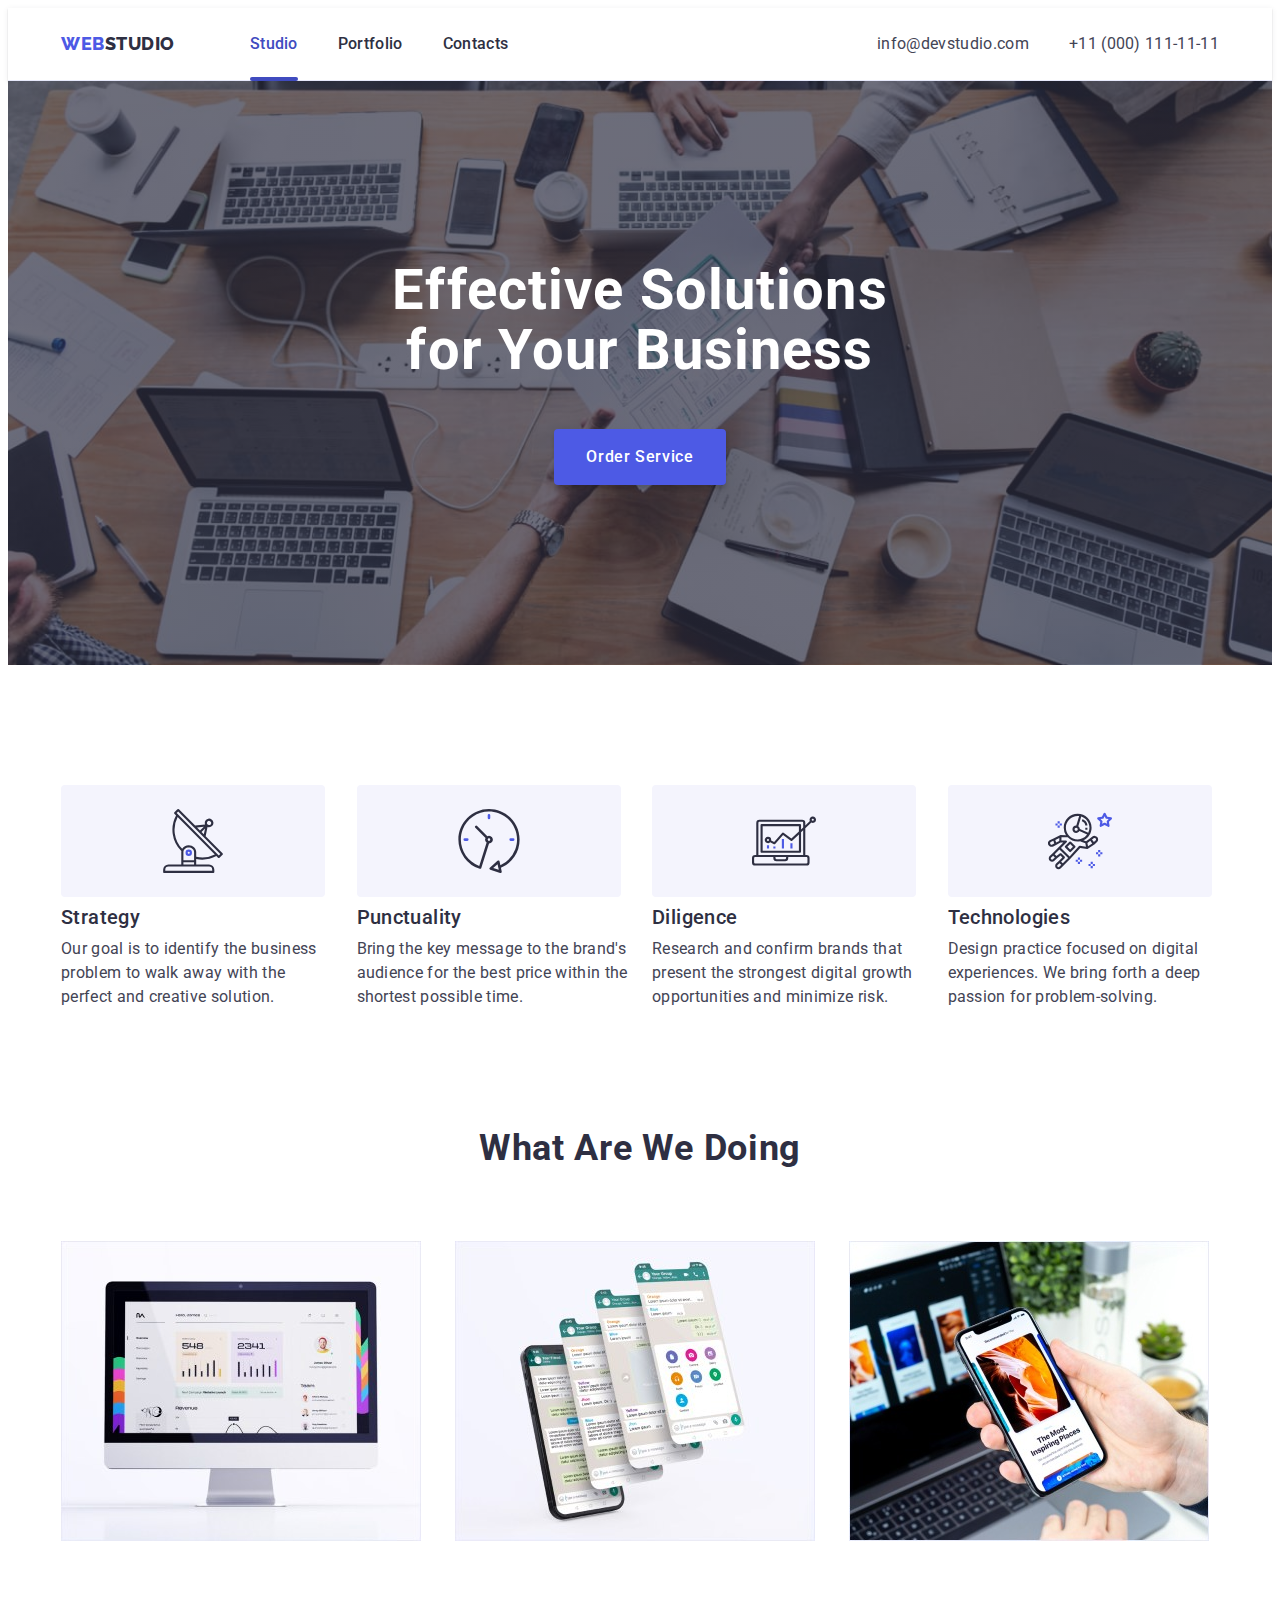
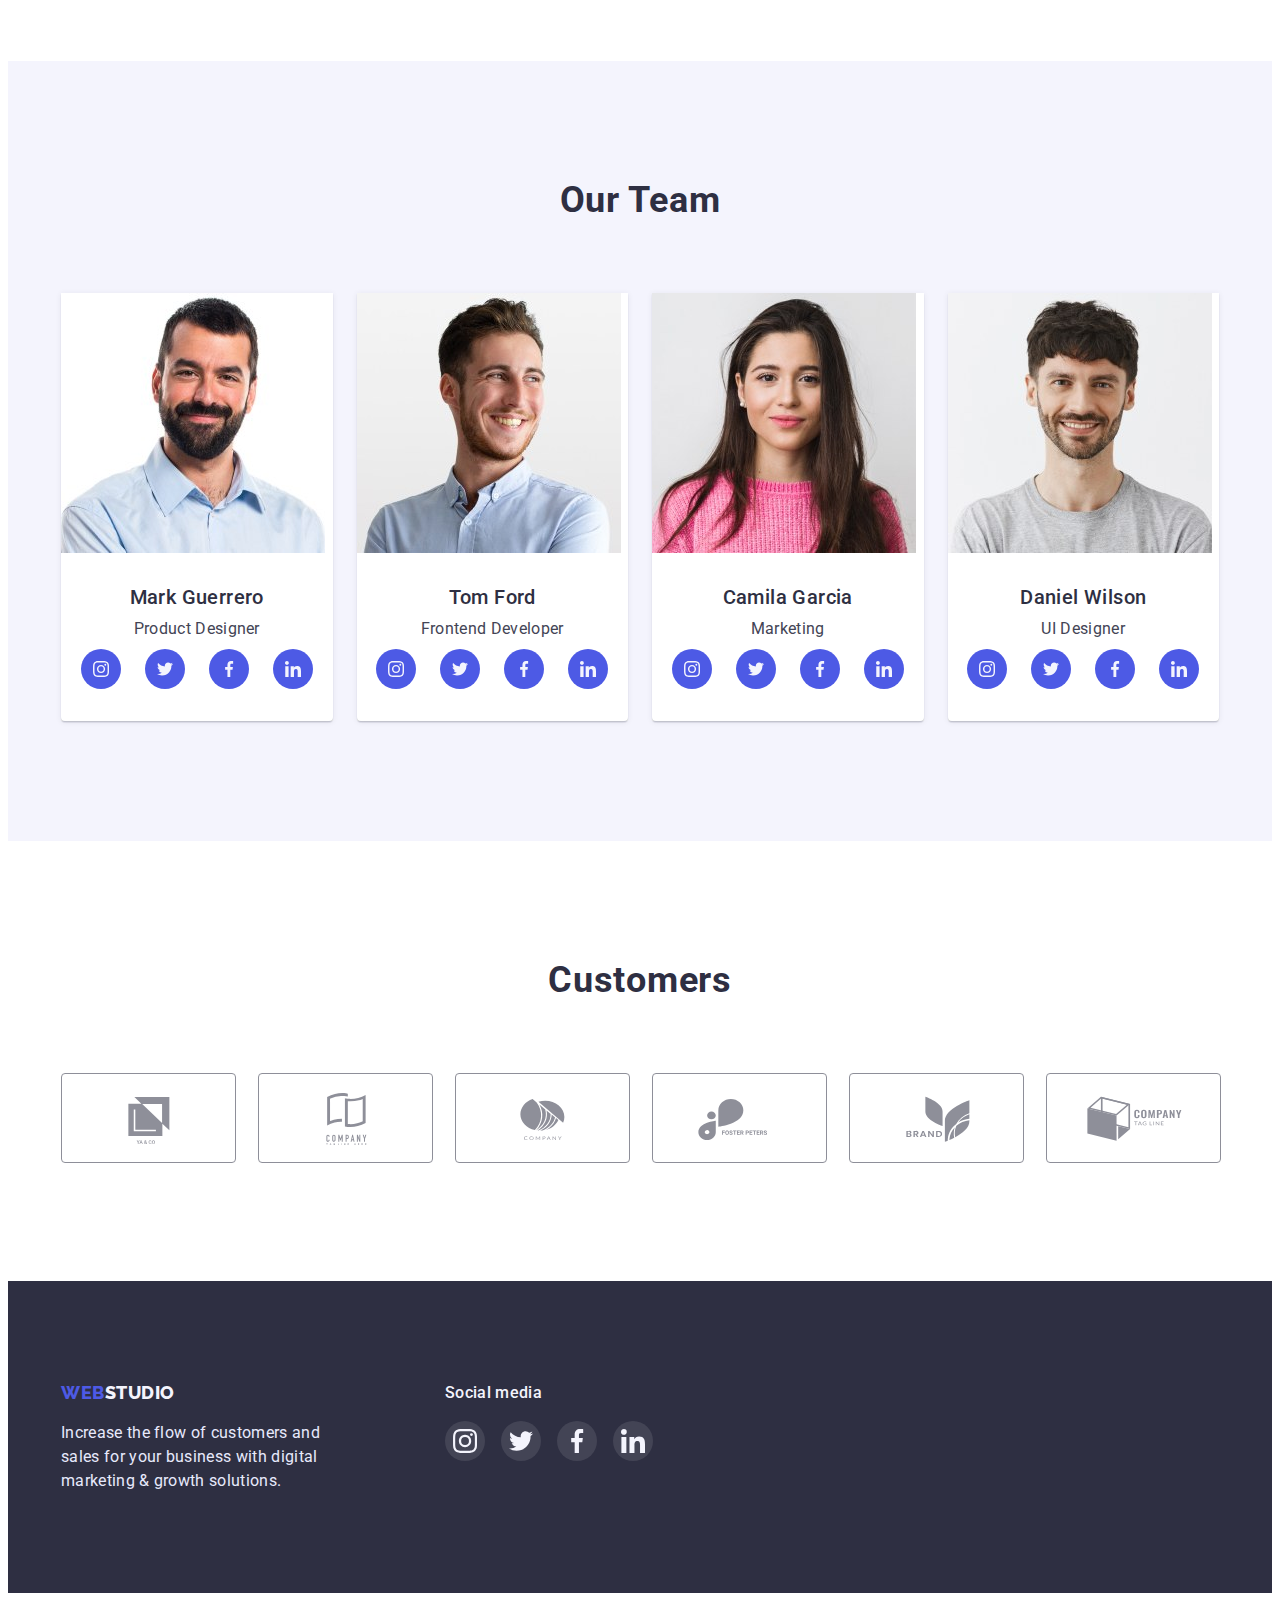
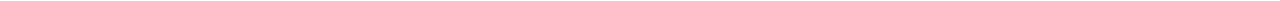
<file: index.html>
<!DOCTYPE html>
<html lang="en">
  <head>
    <meta charset="UTF-8" />
    <meta http-equiv="X-UA-Compatible" content="IE=edge" />
    <meta name="viewport" content="width=device-width, initial-scale=1.0" />
    <title>WebStudio</title>
    <link rel="preconnect" href="https://fonts.googleapis.com" />
    <link rel="preconnect" href="https://fonts.gstatic.com" crossorigin />
    <link
      href="https://fonts.googleapis.com/css2?family=Raleway:wght@800&family=Roboto:wght@400;500;700;900&display=swap"
      rel="stylesheet"
    />
    <link
      rel="stylesheet"
      href="https://cdnjs.cloudflare.com/ajax/libs/modern-normalize/1.1.0/modern-normalize.min.css"
      integrity="sha512-wpPYUAdjBVSE4KJnH1VR1HeZfpl1ub8YT/NKx4PuQ5NmX2tKuGu6U/JRp5y+Y8XG2tV+wKQpNHVUX03MfMFn9Q=="
      crossorigin="anonymous"
      referrerpolicy="no-referrer"
    />
    <link rel="stylesheet" href="./css/styles.css" />
  </head>
  <body>
    <header class="header">
      <div class="container">
        <div class="header-container">
          <nav class="header-nav">
            <a class="logo" href="./index.html"
              >Web<span class="logo-header">Studio</span></a
            >
            <ul class="header-menu">
              <li class="navigation-item">
                <a class="navigation line" href="./index.html">Studio</a>
              </li>
              <li class="navigation-item">
                <a class="navigation" href="./portfolio.html">Portfolio</a>
              </li>
              <li class="navigation-item">
                <a class="navigation" href="">Contacts</a>
              </li>
            </ul>
          </nav>
          <address>
            <ul class="contacts-menu">
              <li>
                <a class="navigation-mail" href="mailto:info@devstudio.com"
                  >info@devstudio.com</a
                >
              </li>
              <li>
                <a class="navigation-tel" href="tel:+110001111111"
                  >+11 (000) 111-11-11</a
                >
              </li>
            </ul>
          </address>
        </div>
      </div>
    </header>
    <main>
      <section class="dark-background">
        <div class="container">
          <h1 class="main-title">Effective Solutions for Your Business</h1>
          <button class="order-service-button" type="button" data-modal-open>
            Order Service
          </button>
        </div>
      </section>
      <section class="section-second">
        <div class="container">
          <h2 class="visually-hidden">Features</h2>
          <ul class="features-list">
            <li class="features-item">
              <div class="features-box">
                <svg class="features-icon">
                  <use href="./images/icons.svg#icon-antenna"></use>
                </svg>
              </div>
              <h3 class="headlines">Strategy</h3>
              <p class="text-description">
                Our goal is to identify the business problem to walk away with
                the perfect and creative solution.
              </p>
            </li>
            <li class="features-item">
              <div class="features-box">
                <svg class="features-icon">
                  <use href="./images/icons.svg#icon-clock"></use>
                </svg>
              </div>
              <h3 class="headlines">Punctuality</h3>
              <p class="text-description">
                Bring the key message to the brand's audience for the best price
                within the shortest possible time.
              </p>
            </li>
            <li class="features-item">
              <div class="features-box">
                <svg class="features-icon">
                  <use href="./images/icons.svg#icon-diagram"></use>
                </svg>
              </div>
              <h3 class="headlines">Diligence</h3>
              <p class="text-description">
                Research and confirm brands that present the strongest digital
                growth opportunities and minimize risk.
              </p>
            </li>
            <li class="features-item">
              <div class="features-box">
                <svg class="features-icon">
                  <use href="./images/icons.svg#icon-astronaut"></use>
                </svg>
              </div>
              <h3 class="headlines">Technologies</h3>
              <p class="text-description">
                Design practice focused on digital experiences. We bring forth a
                deep passion for problem-solving.
              </p>
            </li>
          </ul>
        </div>
      </section>
      <section class="section">
        <div class="container">
          <h2 class="section-headings">What are we doing</h2>
          <ul class="img-list">
            <li class="img-card">
              <img src="./images/mac.jpg" alt="mac" width="360" height="300" />
            </li>
            <li class="img-card">
              <img
                src="./images/messenger.jpg"
                alt="messenger"
                width="360"
                height="300"
              />
            </li>
            <li class="img-card">
              <img
                src="./images/iphone.jpg"
                alt="iphone"
                width="360"
                height="300"
              />
            </li>
          </ul>
        </div>
      </section>
      <section class="section our-team">
        <div class="container">
          <h2 class="section-headings">Our Team</h2>
          <ul class="employees-list">
            <li class="element">
              <div class="employees-element">
                <img
                  src="./images/markguerrero.jpg"
                  alt="Mark Guerrero"
                  width="264"
                  height="260"
                />
                <h3 class="name">Mark Guerrero</h3>
                <p class="vacancy">Product Designer</p>
                <ul class="socials-list">
                  <li class="socials-item">
                    <a class="socials-link" href="">
                      <svg class="socials-icon">
                        <use href="./images/icons.svg#icon-instagram"></use>
                      </svg>
                    </a>
                  </li>
                  <li class="socials-item">
                    <a class="socials-link" href="">
                      <svg class="socials-icon">
                        <use href="./images/icons.svg#icon-twitter"></use>
                      </svg>
                    </a>
                  </li>
                  <li class="socials-item">
                    <a class="socials-link" href="">
                      <svg class="socials-icon">
                        <use href="./images/icons.svg#icon-facebook"></use>
                      </svg>
                    </a>
                  </li>
                  <li class="socials-item">
                    <a class="socials-link" href="">
                      <svg class="socials-icon">
                        <use href="./images/icons.svg#icon-linkedin"></use>
                      </svg>
                    </a>
                  </li>
                </ul>
              </div>
            </li>
            <li class="element">
              <div class="employees-element">
                <img
                  src="./images/tomford.jpg"
                  alt="Tom Ford"
                  width="264"
                  height="260"
                />
                <h3 class="name">Tom Ford</h3>
                <p class="vacancy">Frontend Developer</p>
                <ul class="socials-list">
                  <li class="socials-item">
                    <a class="socials-link" href="">
                      <svg class="socials-icon">
                        <use href="./images/icons.svg#icon-instagram"></use>
                      </svg>
                    </a>
                  </li>
                  <li class="socials-item">
                    <a class="socials-link" href="">
                      <svg class="socials-icon">
                        <use href="./images/icons.svg#icon-twitter"></use>
                      </svg>
                    </a>
                  </li>
                  <li class="socials-item">
                    <a class="socials-link" href="">
                      <svg class="socials-icon">
                        <use href="./images/icons.svg#icon-facebook"></use>
                      </svg>
                    </a>
                  </li>
                  <li class="socials-item">
                    <a class="socials-link" href="">
                      <svg class="socials-icon">
                        <use href="./images/icons.svg#icon-linkedin"></use>
                      </svg>
                    </a>
                  </li>
                </ul>
              </div>
            </li>
            <li class="element">
              <div class="employees-element">
                <img
                  src="./images/camilagarcia.jpg"
                  alt="Camila Garcia"
                  width="264"
                  height="260"
                />
                <h3 class="name">Camila Garcia</h3>
                <p class="vacancy">Marketing</p>
                <ul class="socials-list">
                  <li class="socials-item">
                    <a class="socials-link" href="">
                      <svg class="socials-icon">
                        <use href="./images/icons.svg#icon-instagram"></use>
                      </svg>
                    </a>
                  </li>
                  <li class="socials-item">
                    <a class="socials-link" href="">
                      <svg class="socials-icon">
                        <use href="./images/icons.svg#icon-twitter"></use>
                      </svg>
                    </a>
                  </li>
                  <li class="socials-item">
                    <a class="socials-link" href="">
                      <svg class="socials-icon">
                        <use href="./images/icons.svg#icon-facebook"></use>
                      </svg>
                    </a>
                  </li>
                  <li class="socials-item">
                    <a class="socials-link" href="">
                      <svg class="socials-icon">
                        <use href="./images/icons.svg#icon-linkedin"></use>
                      </svg>
                    </a>
                  </li>
                </ul>
              </div>
            </li>
            <li class="element">
              <div class="employees-element">
                <img
                  src="./images/danielwilson.jpg"
                  alt="Daniel Wilson"
                  width="264"
                  height="260"
                />
                <h3 class="name">Daniel Wilson</h3>
                <p class="vacancy">UI Designer</p>
                <ul class="socials-list">
                  <li class="socials-item">
                    <a class="socials-link" href="">
                      <svg class="socials-icon">
                        <use href="./images/icons.svg#icon-instagram"></use>
                      </svg>
                    </a>
                  </li>
                  <li class="socials-item">
                    <a class="socials-link" href="">
                      <svg class="socials-icon">
                        <use href="./images/icons.svg#icon-twitter"></use>
                      </svg>
                    </a>
                  </li>
                  <li class="socials-item">
                    <a class="socials-link" href="">
                      <svg class="socials-icon">
                        <use href="./images/icons.svg#icon-facebook"></use>
                      </svg>
                    </a>
                  </li>
                  <li class="socials-item">
                    <a class="socials-link" href="">
                      <svg class="socials-icon">
                        <use href="./images/icons.svg#icon-linkedin"></use>
                      </svg>
                    </a>
                  </li>
                </ul>
              </div>
            </li>
          </ul>
        </div>
      </section>
      <section class="section">
        <div class="container">
          <h2 class="section-headings">Customers</h2>
          <ul class="customers-list">
            <li class="customers-item">
              <a class="customers-link" href="">
                <svg class="customers-icon">
                  <use href="./images/icons.svg#icon-Logo1"></use>
                </svg>
              </a>
            </li>
            <li class="customers-item">
              <a class="customers-link" href="">
                <svg class="customers-icon">
                  <use href="./images/icons.svg#icon-Logo2"></use>
                </svg>
              </a>
            </li>
            <li class="customers-item">
              <a class="customers-link" href="">
                <svg class="customers-icon">
                  <use href="./images/icons.svg#icon-Logo3"></use>
                </svg>
              </a>
            </li>
            <li class="customers-item">
              <a class="customers-link" href="">
                <svg class="customers-icon">
                  <use href="./images/icons.svg#icon-Logo4"></use>
                </svg>
              </a>
            </li>
            <li class="customers-item">
              <a class="customers-link" href="">
                <svg class="customers-icon">
                  <use href="./images/icons.svg#icon-Logo5"></use>
                </svg>
              </a>
            </li>
            <li class="customers-item">
              <a class="customers-link" href="">
                <svg class="customers-icon">
                  <use href="./images/icons.svg#icon-Logo6"></use>
                </svg>
              </a>
            </li>
          </ul>
        </div>
      </section>
    </main>
    <footer class="footer-dark-background">
      <div class="container footer-container">
        <div class="footer-left-container">
          <a class="logo-web" href="./index.html"
            >Web<span class="logo-footer">Studio</span></a
          >
          <p class="footer-text">
            Increase the flow of customers and sales for your business with
            digital marketing & growth solutions.
          </p>
        </div>
        <div class="footer-social-media">
          <h4 class="social-media">Social media</h4>
          <ul class="footer-socials-list">
            <li class="footer-socials-item">
              <a class="footer-socials-link" href="">
                <svg class="footer-socials-icon">
                  <use href="./images/icons.svg#icon-instagram"></use>
                </svg>
              </a>
            </li>
            <li class="footer-socials-item">
              <a class="footer-socials-link" href="">
                <svg class="footer-socials-icon">
                  <use href="./images/icons.svg#icon-twitter"></use>
                </svg>
              </a>
            </li>
            <li class="footer-socials-item">
              <a class="footer-socials-link" href="">
                <svg class="footer-socials-icon">
                  <use href="./images/icons.svg#icon-facebook"></use>
                </svg>
              </a>
            </li>
            <li class="footer-socials-item">
              <a class="footer-socials-link" href="">
                <svg class="footer-socials-icon">
                  <use href="./images/icons.svg#icon-linkedin"></use>
                </svg>
              </a>
            </li>
          </ul>
        </div>
      </div>
    </footer>
    <div class="backdrop is-hidden" data-modal>
      <div class="modal">
        <button class="modal-close" type="button" data-modal-close>
          <svg class="close-icon">
            <use href="./images/icons.svg#icon-close"></use>
          </svg>
        </button>
      </div>
    </div>
    <script src="./js/modal.js"></script>
  </body>
</html>
</file>
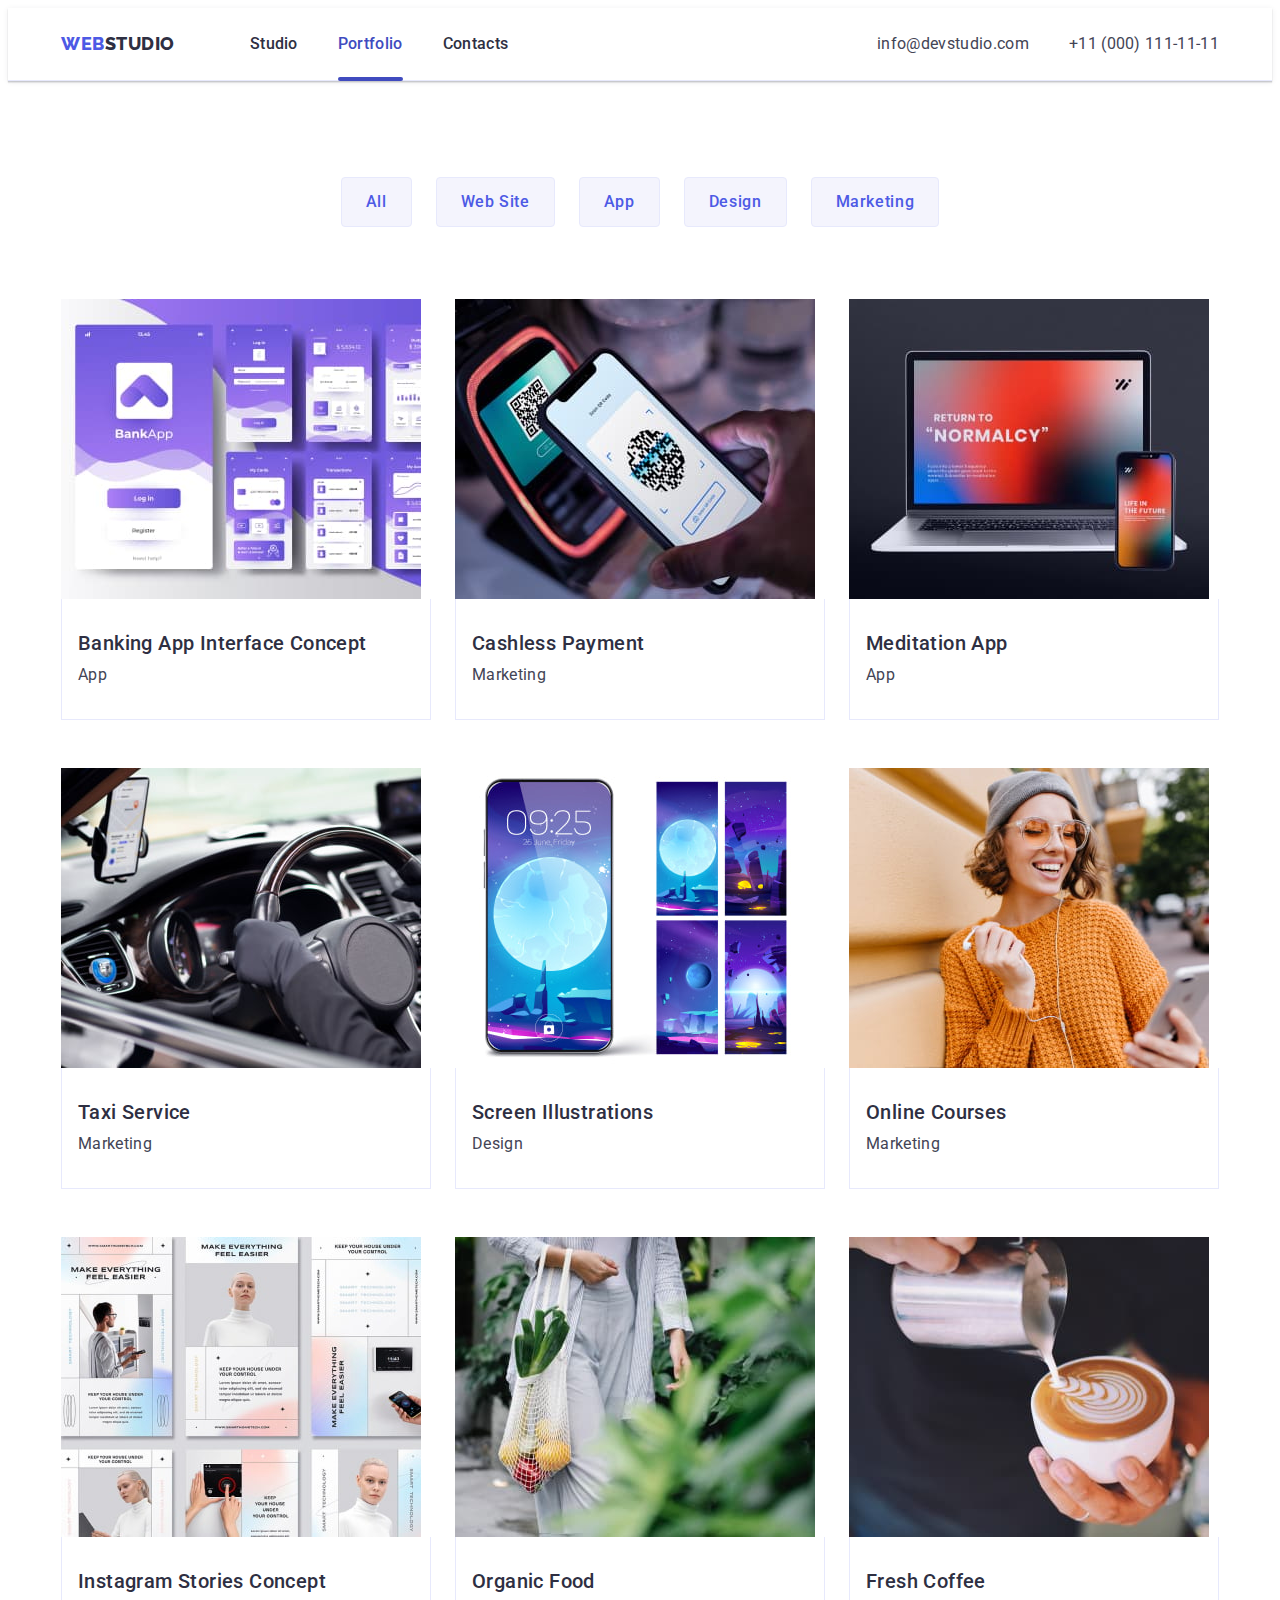
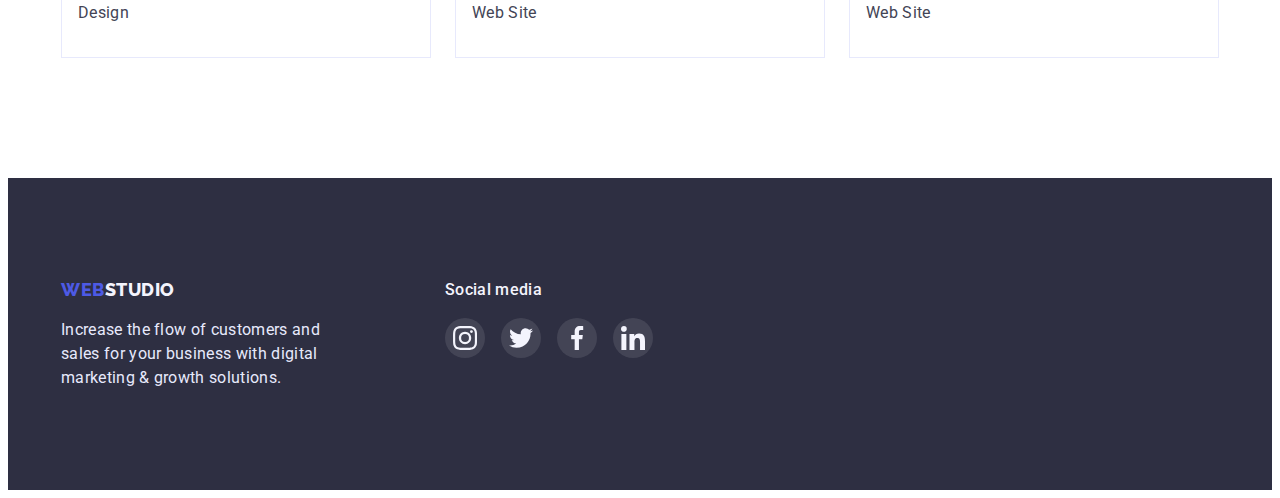
<file: portfolio.html>
<!DOCTYPE html>
<html lang="en">
  <head>
    <meta charset="UTF-8" />
    <meta http-equiv="X-UA-Compatible" content="IE=edge" />
    <meta name="viewport" content="width=device-width, initial-scale=1.0" />
    <title>Portfolio</title>
    <link rel="preconnect" href="https://fonts.googleapis.com" />
    <link rel="preconnect" href="https://fonts.gstatic.com" crossorigin />
    <link
      href="https://fonts.googleapis.com/css2?family=Raleway:wght@800&family=Roboto:wght@400;500;700;900&display=swap"
      rel="stylesheet"
    />
    <link
      rel="stylesheet"
      href="https://cdnjs.cloudflare.com/ajax/libs/modern-normalize/1.1.0/modern-normalize.min.css"
      integrity="sha512-wpPYUAdjBVSE4KJnH1VR1HeZfpl1ub8YT/NKx4PuQ5NmX2tKuGu6U/JRp5y+Y8XG2tV+wKQpNHVUX03MfMFn9Q=="
      crossorigin="anonymous"
      referrerpolicy="no-referrer"
    />
    <link rel="stylesheet" href="./css/styles.css" />
  </head>
  <body>
    <header class="header">
      <div class="container">
        <div class="header-container">
          <nav class="header-nav">
            <a class="logo" href="./index.html"
              >Web<span class="logo-header">Studio</span></a
            >
            <ul class="header-menu">
              <li><a class="navigation" href="./index.html">Studio</a></li>
              <li>
                <a class="navigation line" href="./portfolio.html">Portfolio</a>
              </li>
              <li><a class="navigation" href="">Contacts</a></li>
            </ul>
          </nav>
          <address>
            <ul class="contacts-menu">
              <li>
                <a class="navigation-mail" href="mailto:info@devstudio.com"
                  >info@devstudio.com</a
                >
              </li>
              <li>
                <a class="navigation-tel" href="tel:+110001111111"
                  >+11 (000) 111-11-11</a
                >
              </li>
            </ul>
          </address>
        </div>
      </div>
    </header>
    <main>
      <section class="section-portfolio">
        <div class="container">
          <h1 class="visually-hidden">Portfolio</h1>
          <ul class="button-list">
            <li class="button-item">
              <button class="button" type="button">All</button>
            </li>
            <li class="button-item">
              <button class="button" type="button">Web Site</button>
            </li>
            <li class="button-item">
              <button class="button" type="button">App</button>
            </li>
            <li class="button-item">
              <button class="button" type="button">Design</button>
            </li>
            <li class="button-item">
              <button class="button" type="button">Marketing</button>
            </li>
          </ul>
          <ul class="card-list">
            <li class="card-item">
              <a class="link-card" href="">
                <div class="box-overlay">
                  <img
                    src="./images/bankapp.jpg"
                    alt="Banking App"
                    width="360"
                    height="300"
                  />
                  <div class="overlay">
                    <p class="text-overlay">
                      14 Stylish and User-Friendly App Design Concepts · Task
                      Manager App · Calorie Tracker App · Exotic Fruit Ecommerce
                      App · Cloud Storage App
                    </p>
                  </div>
                </div>
                <div class="text-item">
                  <h2 class="card-name">Banking App Interface Concept</h2>
                  <p class="card-text">App</p>
                </div>
              </a>
            </li>
            <li class="card-item">
              <a class="link-card" href="">
                <div class="box-overlay">
                  <img
                    src="./images/cashlesspayment.jpg"
                    alt="Cashless Payment"
                    width="360"
                    height="300"
                  />
                  <div class="overlay">
                    <p class="text-overlay">
                      14 Stylish and User-Friendly App Design Concepts · Task
                      Manager App · Calorie Tracker App · Exotic Fruit Ecommerce
                      App · Cloud Storage App
                    </p>
                  </div>
                </div>
                <div class="text-item">
                  <h2 class="card-name">Cashless Payment</h2>
                  <p class="card-text">Marketing</p>
                </div>
              </a>
            </li>
            <li class="card-item">
              <a class="link-card" href="">
                <div class="box-overlay">
                  <img
                    src="./images/meditationapp.jpg"
                    alt="Meditaion App"
                    width="360"
                    height="300"
                  />
                  <div class="overlay">
                    <p class="text-overlay">
                      14 Stylish and User-Friendly App Design Concepts · Task
                      Manager App · Calorie Tracker App · Exotic Fruit Ecommerce
                      App · Cloud Storage App
                    </p>
                  </div>
                </div>
                <div class="text-item">
                  <h2 class="card-name">Meditation App</h2>
                  <p class="card-text">App</p>
                </div>
              </a>
            </li>
            <li class="card-item">
              <a class="link-card" href="">
                <div class="box-overlay">
                  <img
                    src="./images/taxi.jpg"
                    alt="Taxi"
                    width="360"
                    height="300"
                  />
                  <div class="overlay">
                    <p class="text-overlay">
                      14 Stylish and User-Friendly App Design Concepts · Task
                      Manager App · Calorie Tracker App · Exotic Fruit Ecommerce
                      App · Cloud Storage App
                    </p>
                  </div>
                </div>
                <div class="text-item">
                  <h2 class="card-name">Taxi Service</h2>
                  <p class="card-text">Marketing</p>
                </div>
              </a>
            </li>
            <li class="card-item">
              <a class="link-card" href="">
                <div class="box-overlay">
                  <img
                    src="./images/screen.jpg"
                    alt="Screen"
                    width="360"
                    height="300"
                  />
                  <div class="overlay">
                    <p class="text-overlay">
                      14 Stylish and User-Friendly App Design Concepts · Task
                      Manager App · Calorie Tracker App · Exotic Fruit Ecommerce
                      App · Cloud Storage App
                    </p>
                  </div>
                </div>
                <div class="text-item">
                  <h2 class="card-name">Screen Illustrations</h2>
                  <p class="card-text">Design</p>
                </div>
              </a>
            </li>
            <li class="card-item">
              <a class="link-card" href="">
                <div class="box-overlay">
                  <img
                    src="./images/woman.jpg"
                    alt="Woman"
                    width="360"
                    height="300"
                  />
                  <div class="overlay">
                    <p class="text-overlay">
                      14 Stylish and User-Friendly App Design Concepts · Task
                      Manager App · Calorie Tracker App · Exotic Fruit Ecommerce
                      App · Cloud Storage App
                    </p>
                  </div>
                </div>
                <div class="text-item">
                  <h2 class="card-name">Online Courses</h2>
                  <p class="card-text">Marketing</p>
                </div>
              </a>
            </li>
            <li class="card-item">
              <a class="link-card" href="">
                <div class="box-overlay">
                  <img
                    src="./images/stories.jpg"
                    alt="Stories"
                    width="360"
                    height="300"
                  />
                  <div class="overlay">
                    <p class="text-overlay">
                      14 Stylish and User-Friendly App Design Concepts · Task
                      Manager App · Calorie Tracker App · Exotic Fruit Ecommerce
                      App · Cloud Storage App
                    </p>
                  </div>
                </div>
                <div class="text-item">
                  <h2 class="card-name">Instagram Stories Concept</h2>
                  <p class="card-text">Design</p>
                </div>
              </a>
            </li>
            <li class="card-item">
              <a class="link-card" href="">
                <div class="box-overlay">
                  <img
                    src="./images/food.jpg"
                    alt="Food"
                    width="360"
                    height="300"
                  />
                  <div class="overlay">
                    <p class="text-overlay">
                      14 Stylish and User-Friendly App Design Concepts · Task
                      Manager App · Calorie Tracker App · Exotic Fruit Ecommerce
                      App · Cloud Storage App
                    </p>
                  </div>
                </div>
                <div class="text-item">
                  <h2 class="card-name">Organic Food</h2>
                  <p class="card-text">Web Site</p>
                </div>
              </a>
            </li>
            <li class="card-item">
              <a class="link-card" href="">
                <div class="box-overlay">
                  <img
                    src="./images/coffee.jpg"
                    alt="Coffee"
                    width="360"
                    height="300"
                  />
                  <div class="overlay">
                    <p class="text-overlay">
                      14 Stylish and User-Friendly App Design Concepts · Task
                      Manager App · Calorie Tracker App · Exotic Fruit Ecommerce
                      App · Cloud Storage App
                    </p>
                  </div>
                </div>
                <div class="text-item">
                  <h2 class="card-name">Fresh Coffee</h2>
                  <p class="card-text">Web Site</p>
                </div>
              </a>
            </li>
          </ul>
        </div>
      </section>
    </main>
    <footer class="footer-dark-background">
      <div class="container footer-container">
        <div class="footer-left-container">
          <a class="logo-web" href="./index.html"
            >Web<span class="logo-footer">Studio</span></a
          >
          <p class="footer-text">
            Increase the flow of customers and sales for your business with
            digital marketing & growth solutions.
          </p>
        </div>
        <div class="footer-social-media">
          <h4 class="social-media">Social media</h4>
          <ul class="footer-socials-list">
            <li class="footer-socials-item">
              <a class="footer-socials-link" href="">
                <svg class="footer-socials-icon">
                  <use href="./images/icons.svg#icon-instagram"></use>
                </svg>
              </a>
            </li>
            <li class="footer-socials-item">
              <a class="footer-socials-link" href="">
                <svg class="footer-socials-icon">
                  <use href="./images/icons.svg#icon-twitter"></use>
                </svg>
              </a>
            </li>
            <li class="footer-socials-item">
              <a class="footer-socials-link" href="">
                <svg class="footer-socials-icon">
                  <use href="./images/icons.svg#icon-facebook"></use>
                </svg>
              </a>
            </li>
            <li class="footer-socials-item">
              <a class="footer-socials-link" href="">
                <svg class="footer-socials-icon">
                  <use href="./images/icons.svg#icon-linkedin"></use>
                </svg>
              </a>
            </li>
          </ul>
        </div>
      </div>
    </footer>
  </body>
</html>
</file>
<file: css/styles.css>
/* Studio Page */
:root {
    --color-primary: #434455;
    --color-secondary: #2E2F42;
    --color-light: #ffffff;
    --color-button-logo: #4D5AE5;
    --color-button-action: #404BBF;
    --color-button-logo-light: #F4F4FD;
    --color-footer-text-and-button-border: #E7E9FC;
    --color-icon-hover: #31D0AA;
    --color-icon-customers: #8E8F99;
    --color-modal: #FCFCFC;
}

body {
    background-color: var(--color-light);
    color: var(--color-primary);
    font-family: 'Roboto', sans-serif;
    font-size: 16px;
}
p, h1, h2, h3, h4, h5, h6, ul {
    margin-top: 0;
    margin-bottom: 0;
}
.container {
    width: 100%;
    max-width: 1158px;
    margin: 0 auto;
    padding: 0 15px;
}


/* Header */
.header-container {
    display: flex;
    align-items: center;
    gap: 40px;
}
.header {
    border-bottom: 1px solid var(--color-footer-text-and-button-border);
    box-shadow: 0px 2px 1px rgba(46, 47, 66, 0.08), 0px 1px 1px rgba(46, 47, 66, 0.16), 0px 1px 6px rgba(46, 47, 66, 0.08);
}
.header-nav {
    display: flex;
    align-items: center;
    flex-grow: 1;
    gap: 75px;
}
.header-menu {
    display: flex;
    gap: 40px;
}
.contacts-menu {
    display: flex;
    gap: 40px;
}

.logo {
    color: var(--color-button-logo);
    text-decoration: none;
    text-transform: uppercase;
    letter-spacing: 0.03em;
    font-family: 'Raleway', sans-serif;
    font-weight: 800;
    font-size: 18px;
    line-height: 1.33;
    padding: 24px 0;
}

.logo-header {
    color: var(--color-secondary);
}
.logo-footer {
    color: var(--color-button-logo-light);
}
ul {
    list-style-type: none;
    font-style: normal;
    margin: 0;
    padding: 0;
}
img {
    display: block;
    max-width: 100%;
    height: auto;
}
.navigation {
    color: var(--color-secondary);
    text-decoration: none;
    font-weight: 500;
    font-size: 16px;
    line-height: 1.5;
    letter-spacing: 0.02em;
    padding: 24px 0;
    display: block;
    transition: color 250ms cubic-bezier(0.4, 0, 0.2, 1);
    position: relative;
}
.navigation:hover,
.navigation:focus {
    color: var(--color-button-action);
}
.line {
    color: var(--color-button-action);
}
.line::after {
    content: "";
    position: absolute;
    display: block;
    bottom: -1px;
    width: 100%;
    height: 4px;
    left: 0px;
    background-color: currentColor;
    border-radius: 2px;
}
 
.navigation-mail {
    color: var(--color-primary);
    text-decoration: none;
    line-height: 1.5;
    letter-spacing: 0.02em;
    padding: 24px 0;
    display: block;
    transition: color 250ms cubic-bezier(0.4, 0, 0.2, 1);
    
}
.navigation-mail:hover,
.navigation-mail:focus {
    color: var(--color-button-action);
}
    
.navigation-tel {
    color: var(--color-primary);
    text-decoration: none;
    line-height: 1.5;
    letter-spacing: 0.02em;
    padding: 24px 0;
    display: block;
    transition: color 250ms cubic-bezier(0.4, 0, 0.2, 1);
}
.navigation-tel:hover,
.navigation-tel:focus {
    color: var(--color-button-action);}

/* Main title */
.dark-background {
    background-color: var(--color-secondary);
    padding: 180px 0;
    text-align: center;
    background-repeat: no-repeat;
    background-position: center;
    background-size: cover;
    background-image: linear-gradient(rgba(46, 47, 66, 0.7), rgba(46, 47, 66, 0.7)), url('../images/people-office.jpg');
    max-width: 1440px;
    margin: 0 auto;
}

.main-title {
    margin: 0 auto 48px;
    font-weight: 700;
    font-size: 56px;
    line-height: 1.07;
    text-align: center;
    letter-spacing: 0.02em;
    color: var(--color-light);
    width: 496px;
    
}
.order-service-button {
    background-color: var(--color-button-logo);
    box-shadow: 0px 4px 4px rgba(0, 0, 0, 0.15);
    border-radius: 4px;
    color: var(--color-light);
    cursor: pointer;
    border: none;
    font-family: 'Roboto', sans-serif;
    font-style: normal;
    font-weight: 500;
    font-size: 16px;
    line-height: 1.5;
    letter-spacing: 0.04em;
    padding: 16px 32px;
    transition: background-color 250ms cubic-bezier(0.4, 0, 0.2, 1);
    
}
.order-service-button:hover,
.order-service-button:focus {
    background-color: var(--color-button-action);
}
.section-second {
    padding-top: 120px;
}
.section {
    padding: 120px 0;
}
/* Features */
.features-list {
    display: flex;
    gap: 24px;
    flex-wrap: wrap;
}
.features-item {
    flex-basis: calc((100% - 72px) / 4);
}
.features-icon {
    width: 64px;
    height: 64px;
}
.features-box {
    width: 264px;
    height: 112px;
    background-color: #F4F4FD;
    border-radius: 4px;
    justify-content: center;
    align-items: center;
    display: flex;
}

.visually-hidden {
    position: absolute;
    white-space: nowrap;
    width: 1px;
    height: 1px;
    overflow: hidden;
    border: 0;
    padding: 0;
    clip: rect(0 0 0 0);
    clip-path: inset(50%);
    margin: -1px;
}
.headlines {
    color: var(--color-secondary);
    font-weight: 500;
    font-size: 20px;
    line-height: 1.2;
    letter-spacing: 0.02em;
    margin: 8px 0;
}
.text-description {
    line-height: 1.5;
    letter-spacing: 0.02em;
}

/* What are we doing */

.section-headings {
    color:var(--color-secondary);
    font-weight: 700;
    font-size: 36px;
    line-height: 1.11;
    letter-spacing: 0.02em;
    text-align: center;
    text-transform: capitalize;
    margin-bottom: 72px;
}
.img-list {
    display: flex;
    gap: 24px;
    flex-wrap: wrap;
}
.img-card {
    flex-basis: calc((100% - 48px) / 3);
}

/* Our Team */
.name {
    color:var(--color-secondary);
    font-weight: 500;
    font-size: 20px;
    line-height: 1.2;
    letter-spacing: 0.02em;
    text-align: center;
    margin-top: 32px;
    margin-bottom: 8px;
}
.vacancy {
    text-align: center;
    line-height: 1.5;
    letter-spacing: 0.02em;
}

.employees-list {
    display: flex;
    gap: 24px;
    flex-wrap: wrap;
}
.our-team {
    background-color: var(--color-button-logo-light);
    
}
.element {
    background-color: var(--color-light);
    flex-basis: calc((100% - 72px) / 4);
}
.employees-element {
    text-align: center;
    padding-bottom: 32px;
    background: var(--color-light);
    box-shadow: 0px 1px 6px rgba(46, 47, 66, 0.08), 0px 1px 1px rgba(46, 47, 66, 0.16), 0px 2px 1px rgba(46, 47, 66, 0.08);
    border-radius: 0px 0px 4px 4px;
}
.socials-list {
    display: flex;
    gap: 24px;
    justify-content: center;
    margin-top: 8px;
}
.socials-item {
    width: 40px;
    height: 40px;
}
.socials-link {
    width: 100%;
    height: 100%;
    display: flex;
    align-items: center;
    justify-content: center;
    background-color: var(--color-button-logo);
    border-radius: 50%;
    transition: background-color 250ms cubic-bezier(0.4, 0, 0.2, 1);
}
.socials-link:hover,
.socials-link:focus {
    background-color: var(--color-button-action);
}
.socials-icon {
    width: 16px;
    height: 16px;
    fill: var(--color-button-logo-light);
}
/* Customers */
.customers-list {
    display: flex;
    gap: 24px;
    flex-wrap: wrap;
    
}
.customers-item {
    width: 168px;
    height: 88px;
    flex-basis: calc((100% - 24px * 5) / 6);

}
.customers-link {
    width: 100%;
    height: 100%;
    display: flex;
    align-items: center;
    justify-content: center;
    border: 1px solid var(--color-icon-customers);
    border-radius: 4px;
    color: var(--color-icon-customers);
    transition: color 250ms cubic-bezier(0.4, 0, 0.2, 1), background-color 250ms cubic-bezier(0.4, 0, 0.2, 1);
}
.customers-icon {
    width: 104px;
    height: 56px;
    fill: currentColor;
}
.customers-link:hover,
.customers-link:focus {
    color: var(--color-button-action);
    border-color: var(--color-button-action);
}
/* Footer  */
.footer-dark-background {
    background-color: var(--color-secondary);
    padding: 100px 0;
}

.footer-text {
    color: var(--color-footer-text-and-button-border);
    line-height: 1.5;
    letter-spacing: 0.02em;
    margin-top: 16px;
    width: 264px;
}
.logo-web {
    color: var(--color-button-logo);
    text-decoration: none;
    text-transform: uppercase;
    letter-spacing: 0.03em;
    font-family: 'Raleway', sans-serif;
    font-weight: 800;
    font-size: 18px;
    line-height: 1.33;
}
.footer-container {
    display: flex;
    gap: 120px;
}
.social-media {
    font-weight: 500;
    line-height: 1.5;
    letter-spacing: 0.02em;
    color: var(--color-button-logo-light);
    margin-bottom: 16px;
}
.footer-socials-list {
    display: flex;
    gap: 16px;
}

.footer-socials-item {
    width: 40px;
    height: 40px;
}

.footer-socials-link {
    width: 100%;
    height: 100%;
    display: flex;
    align-items: center;
    justify-content: center;
    background-color: rgba(255, 255, 255, 0.1);;
    border-radius: 50%;
    transition: background-color 250ms cubic-bezier(0.4, 0, 0.2, 1);
}

.footer-socials-link:hover,
.footer-socials-link:focus {
    background-color: var(--color-icon-hover);
}

.footer-socials-icon {
    width: 24px;
    height: 24px;
    fill: var(--color-button-logo-light);
}
/* Portfolio Page */
.section-portfolio {
    padding-top: 96px;
    padding-bottom: 120px;
}
.button-list {
    display: flex;
    margin-bottom: 72px;
    justify-content: center;
    gap: 24px;
}
/* .button-item {
    
} */
.button {
    color: var(--color-button-logo);
    font-weight: 500;
    border: 1px solid var(--color-footer-text-and-button-border);
    border-radius: 4px;
    background-color: var(--color-button-logo-light);
    cursor: pointer;
    text-align: center;
    font-family: 'Roboto', sans-serif;
    font-style: normal;
    font-size: 16px;
    line-height: 1.5;
    letter-spacing: 0.04em;
    padding: 12px 24px;
    transition: color 250ms cubic-bezier(0.4, 0, 0.2, 1), background-color 250ms cubic-bezier(0.4, 0, 0.2, 1), box-shadow 250ms cubic-bezier(0.4, 0, 0.2, 1), border-color 250ms cubic-bezier(0.4, 0, 0.2, 1);
}
.button:hover,
.button:focus {
    color: var(--color-light);
    background-color: var(--color-button-action);
    box-shadow: 0px 3px 1px rgba(0, 0, 0, 0.1), 0px 2px 1px rgba(0, 0, 0, 0.08), 0px 2px 2px rgba(0, 0, 0, 0.12);
    border-color: transparent;
}
.card-name {
    font-weight: 500;
    font-size: 20px;
    line-height: 1.2;
    letter-spacing: 0.02em;
    color: var(--color-secondary);
    margin-bottom: 8px;
}

.link-card {
    text-decoration: none;
    display: block;
    transition: box-shadow 250ms cubic-bezier(0.4, 0, 0.2, 1);
}
.link-card:hover,
.link-card:focus {
    box-shadow: 0px 1px 6px rgba(46, 47, 66, 0.08), 0px 1px 1px rgba(46, 47, 66, 0.16), 0px 2px 1px rgba(46, 47, 66, 0.08);
}
.card-text {
    color: var(--color-primary);
    line-height: 1.5;
    letter-spacing: 0.02em;
}
.card-list {
    display: flex;
    flex-wrap: wrap;
    row-gap: 48px;
    column-gap: 24px;

}
.card-item {
    flex-basis: calc((100% - 48px) / 3);
}
.text-item {
    padding: 32px 16px;
    border: 1px solid var(--color-footer-text-and-button-border);
    border-top: none;
}
.box-overlay {
    position: relative;
    overflow: hidden;
}

.overlay {
    position: absolute;
    left: 0;
    top: 0;
    width: 100%;
    height: 100%;
    transform: translateY(100%);
    transition: transform 250ms cubic-bezier(0.4, 0, 0.2, 1);
    line-height: 1.5;
    letter-spacing: 0.02em;
    color: var(--color-button-logo-light);
    padding: 40px 32px;
    background-color: var(--color-button-logo)
}
.link-card:hover .overlay {
    transform: translateY(0);
}
/* Modal */
.backdrop {
    position: fixed;
    top: 0;
    left: 0;
    display: flex;
    align-items: center;
    justify-content: center;
    width: 100%;
    height: 100%;
    background-color: rgba(46, 47, 66, 0.4);
    transition: opacity 500ms cubic-bezier(0.4, 0, 0.2, 1), visibility 500ms cubic-bezier(0.4, 0, 0.2, 1);
}
.backdrop.is-hidden {
    opacity: 0;
    visibility: hidden;
    pointer-events: none;
}
.modal {
    position: relative;
    /* top: 50%;
    left: 50%;
    transform: translate(-50%, -50%); */
    max-width: 408px;
    max-height: 576px;
    width: 100%;
    height: 100%;
    background-color: var(--color-modal);
    box-shadow: 0px 1px 1px rgba(0, 0, 0, 0.14), 0px 1px 3px rgba(0, 0, 0, 0.12), 0px 2px 1px rgba(0, 0, 0, 0.2);
    border-radius: 4px;
    transition: transform 500ms cubic-bezier(0.4, 0, 0.2, 1);
}
.backdrop.is-hidden .modal {
    transform: scale(0);
}
.modal-close {
    position: absolute;
    cursor: pointer;
    top: 24px;
    right: 24px;
    width: 24px;
    height: 24px;
    display: flex;
    align-items: center;
    justify-content: center;
    background-color: var(--color-footer-text-and-button-border);
    border-radius: 50%;
    border: 1px solid rgba(0, 0, 0, 0.1);
    transition: background-color 250ms cubic-bezier(0.4, 0, 0.2, 1), color 250ms cubic-bezier(0.4, 0, 0.2, 1);
}
.modal-close:hover, .modal-close:focus {    
    color: var(--color-light);
    background-color: var(--color-button-action);
}

.close-icon {
    width: 8px;
    height: 8px;
    fill: currentColor;
}
</file>
